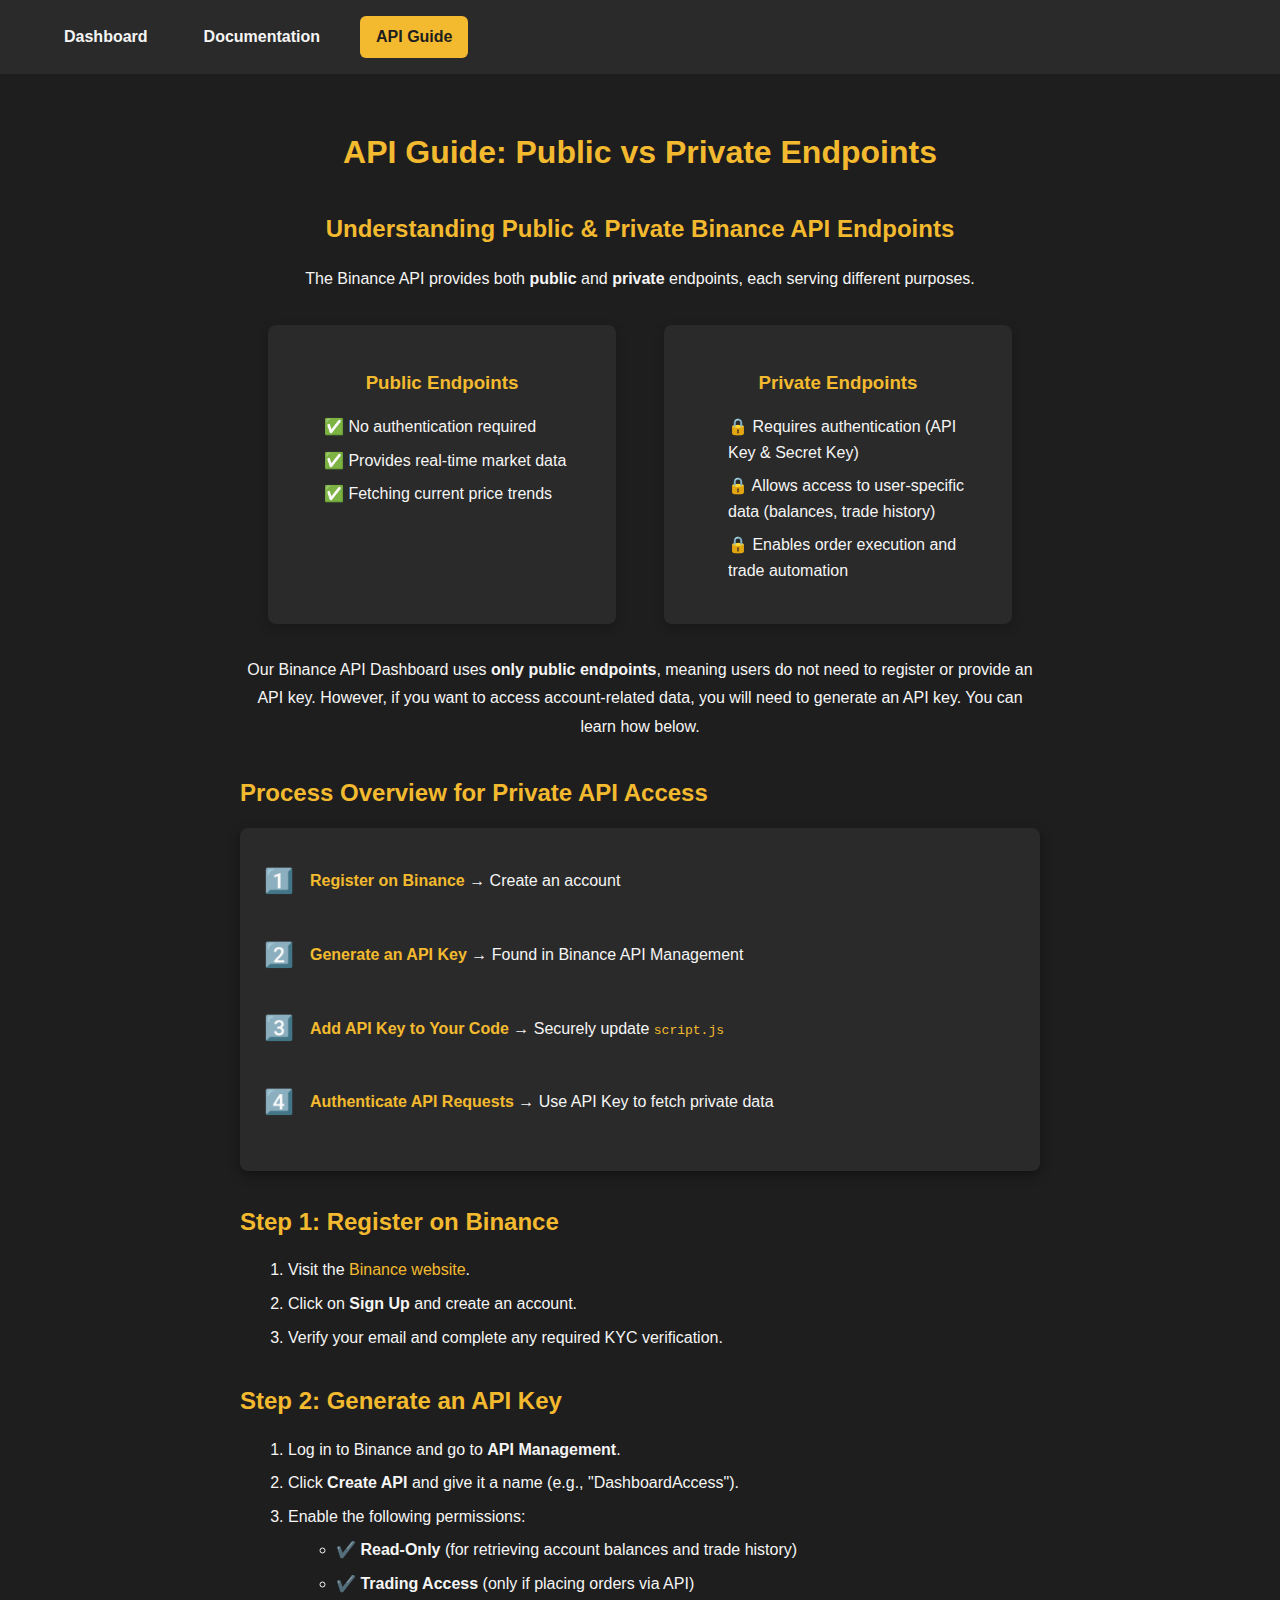
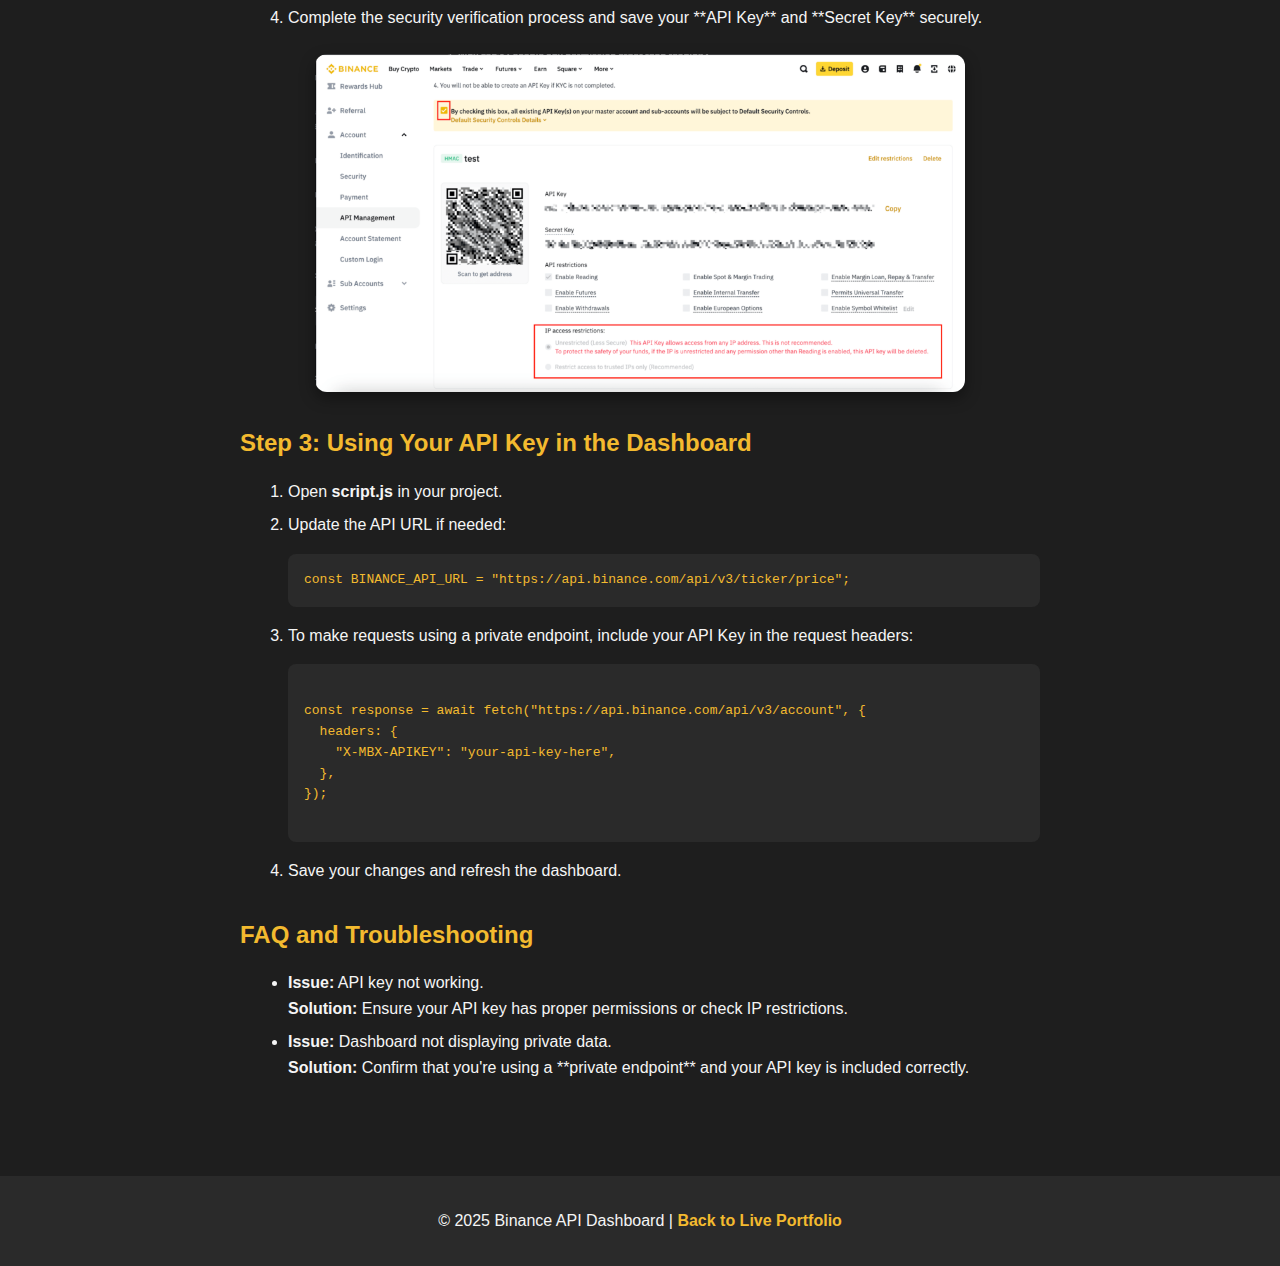
<file: api-guide.html>
<!DOCTYPE html>
<html lang="en">
<head>
  <meta charset="UTF-8">
  <meta name="viewport" content="width=device-width, initial-scale=1.0">
  <title>API Guide - Binance Dashboard</title>
  <link rel="stylesheet" href="documentation.css">
  <style>
    /* Navigation Styles */
    header {
      background-color: #2A2A2A;
      padding: 1rem;
    }

    nav {
      display: flex;
      justify-content: flex-start;
      padding-left: 2rem;
      gap: 2rem;
    }

    nav a {
      color: #F5F5F5;
      text-decoration: none;
      padding: 0.5rem 1rem;
      border-radius: 5px;
      font-size: 1rem;
      font-weight: bold;
      transition: background-color 0.3s ease, color 0.3s ease;
    }

    nav a.active {
      background-color: #F3BA2F;
      color: #1E1E1E;
    }

    nav a:hover {
      background-color: #F3BA2F;
      color: #1E1E1E;
    }

    /* Footer Styles */
    footer {
      text-align: center;
      padding: 1rem;
      background-color: #2A2A2A;
      color: #F5F5F5;
      margin-top: 2rem;
    }

    footer a {
      color: #F3BA2F;
      text-decoration: none;
    }

    footer a:hover {
      text-decoration: underline;
    }

    /* Process Overview Styles */
    .process-overview {
      background-color: #2A2A2A;
      border-radius: 8px;
      padding: 1.5rem;
      margin-bottom: 2rem;
      box-shadow: 0 4px 12px rgba(0, 0, 0, 0.4);
    }

    .process-step {
      display: flex;
      align-items: center;
      margin-bottom: 1rem;
    }

    .step-icon {
      font-size: 1.5rem;
      color: #F3BA2F;
      margin-right: 1rem;
    }

    .step-text {
      color: #F5F5F5;
    }

    .step-text strong {
      color: #F3BA2F;
    }
  </style>
</head>
<body>
  <header>
    <nav>
      <a href="index.html">Dashboard</a>
      <a href="documentation.html">Documentation</a>
      <a href="api-guide.html" class="active">API Guide</a>
    </nav>
  </header>

  <main> 
    <h1>API Guide: Public vs Private Endpoints</h1>

  <section>
 <h2 style="color: #F3BA2F; text-align: center;">Understanding Public & Private Binance API Endpoints</h2>
  <p style="text-align: center; line-height: 1.8; max-width: 800px; margin: 0 auto;">
    The Binance API provides both <strong>public</strong> and <strong>private</strong> endpoints, each serving different purposes.
  </p>
  <div style="display: flex; justify-content: center; gap: 3rem; flex-wrap: wrap; margin-top: 2rem;">
    <div style="background-color: #2A2A2A; border-radius: 8px; padding: 1.5rem; width: 300px; box-shadow: 0 4px 12px rgba(0, 0, 0, 0.2);">
      <h3 style="color: #F3BA2F; text-align: center; margin-bottom: 1rem;">Public Endpoints</h3>
      <ul style="list-style: none; padding: 0; color: #F5F5F5;">
        <li style="margin-bottom: 0.5rem;">✅ No authentication required</li>
        <li style="margin-bottom: 0.5rem;">✅ Provides real-time market data</li>
        <li>✅ Fetching current price trends </li>
      </ul>
    </div>
<div style="background-color: #2A2A2A; border-radius: 8px; padding: 1.5rem; width: 300px; box-shadow: 0 4px 12px rgba(0, 0, 0, 0.2); text-align: left;">
  <h3 style="color: #F3BA2F; text-align: center; margin-bottom: 1rem;">Private Endpoints</h3>
  <ul style="list-style: none; padding: 0; color: #F5F5F5;">
    <li style="margin-bottom: 0.5rem; padding-left: 0.5rem;">🔒 Requires authentication        (API Key & Secret Key)</li>
     <li style="margin-bottom: 0.5rem; padding-left: 0.5rem;">🔒 Allows access to user-specific data (balances, trade history)</li>
    <li style="padding-left: 0.5rem;">🔒 Enables order execution and trade automation</li>
  </ul>
</div>
  
</div>
    
  </div>
  <p style="text-align: center; line-height: 1.8; max-width: 800px; margin: 2rem auto;">
    Our Binance API Dashboard uses <strong>only public endpoints</strong>, meaning users do not need to register or provide an API key. However, if you want to access account-related data, you will need to generate an API key. You can learn how below.
  </p>
</section>

    <section>
      <h2>Process Overview for Private API Access</h2>
      <div class="process-overview">
        <div class="process-step">
          <span class="step-icon">1️⃣</span>
          <p class="step-text"><strong>Register on Binance</strong> → Create an account</p>
        </div>
        <div class="process-step">
          <span class="step-icon">2️⃣</span>
          <p class="step-text"><strong>Generate an API Key</strong> → Found in Binance API Management</p>
          </div>
        <div class="process-step">
          <span class="step-icon">3️⃣</span>
          <p class="step-text"><strong>Add API Key to Your Code</strong> → Securely update <code>script.js</code></p>
        </div>
        <div class="process-step">
          <span class="step-icon">4️⃣</span>
          <p class="step-text"><strong>Authenticate API Requests</strong> → Use API Key to fetch private data</p>
        </div>
      </div>
    </section>

    <section>
      <h2>Step 1: Register on Binance</h2>
      <ol>
        <li>Visit the <a href="https://www.binance.com" target="_blank">Binance website</a>.</li>
        <li>Click on <strong>Sign Up</strong> and create an account.</li>
        <li>Verify your email and complete any required KYC verification.</li>
      </ol>
    </section>

    <section>
      <h2>Step 2: Generate an API Key</h2>
      <ol>
        <li>Log in to Binance and go to <strong>API Management</strong>.</li>
        <li>Click <strong>Create API</strong> and give it a name (e.g., "DashboardAccess").</li>
        <li>Enable the following permissions:</li>
        <ul>
          <li>✔️ <strong>Read-Only</strong> (for retrieving account balances and trade history)</li>
          <li>✔️ <strong>Trading Access</strong> (only if placing orders via API)</li>
        </ul>
        <li>Complete the security verification process and save your **API Key** and **Secret Key** securely.</li>
      </ol>
       <img src="images/API-Key_WEB.png" alt="Binance API Key Generation" class="documentation-image">    
    </section>

    <section>
      <h2>Step 3: Using Your API Key in the Dashboard</h2>
      <ol>
        <li>Open <strong>script.js</strong> in your project.</li>
        <li>Update the API URL if needed:</li>
        <pre><code>const BINANCE_API_URL = "https://api.binance.com/api/v3/ticker/price";</code></pre>
        <li>To make requests using a private endpoint, include your API Key in the request headers:</li>
        <pre><code>
const response = await fetch("https://api.binance.com/api/v3/account", {
  headers: {
    "X-MBX-APIKEY": "your-api-key-here",
  },
});
        </code></pre>
        <li>Save your changes and refresh the dashboard.</li>
      </ol>
    </section>

    <section>
      <h2>FAQ and Troubleshooting</h2>
      <ul>
        <li>
          <strong>Issue:</strong> API key not working.<br>
          <strong>Solution:</strong> Ensure your API key has proper permissions or check IP restrictions.
        </li>
        <li>
          <strong>Issue:</strong> Dashboard not displaying private data.<br>
          <strong>Solution:</strong> Confirm that you're using a **private endpoint** and your API key is included correctly.
        </li>
      </ul>
    </section>
  </main>

  <footer>
    <p>&copy; 2025 Binance API Dashboard |  
    <a href="https://gfiorino.github.io/Technical-Writing-Portfolio/" style="color: #F3BA2F; text-decoration: none; font-weight: bold;">
        Back to Live Portfolio
    </a>
    </p>
  </footer>
</body>
</html>
</file>
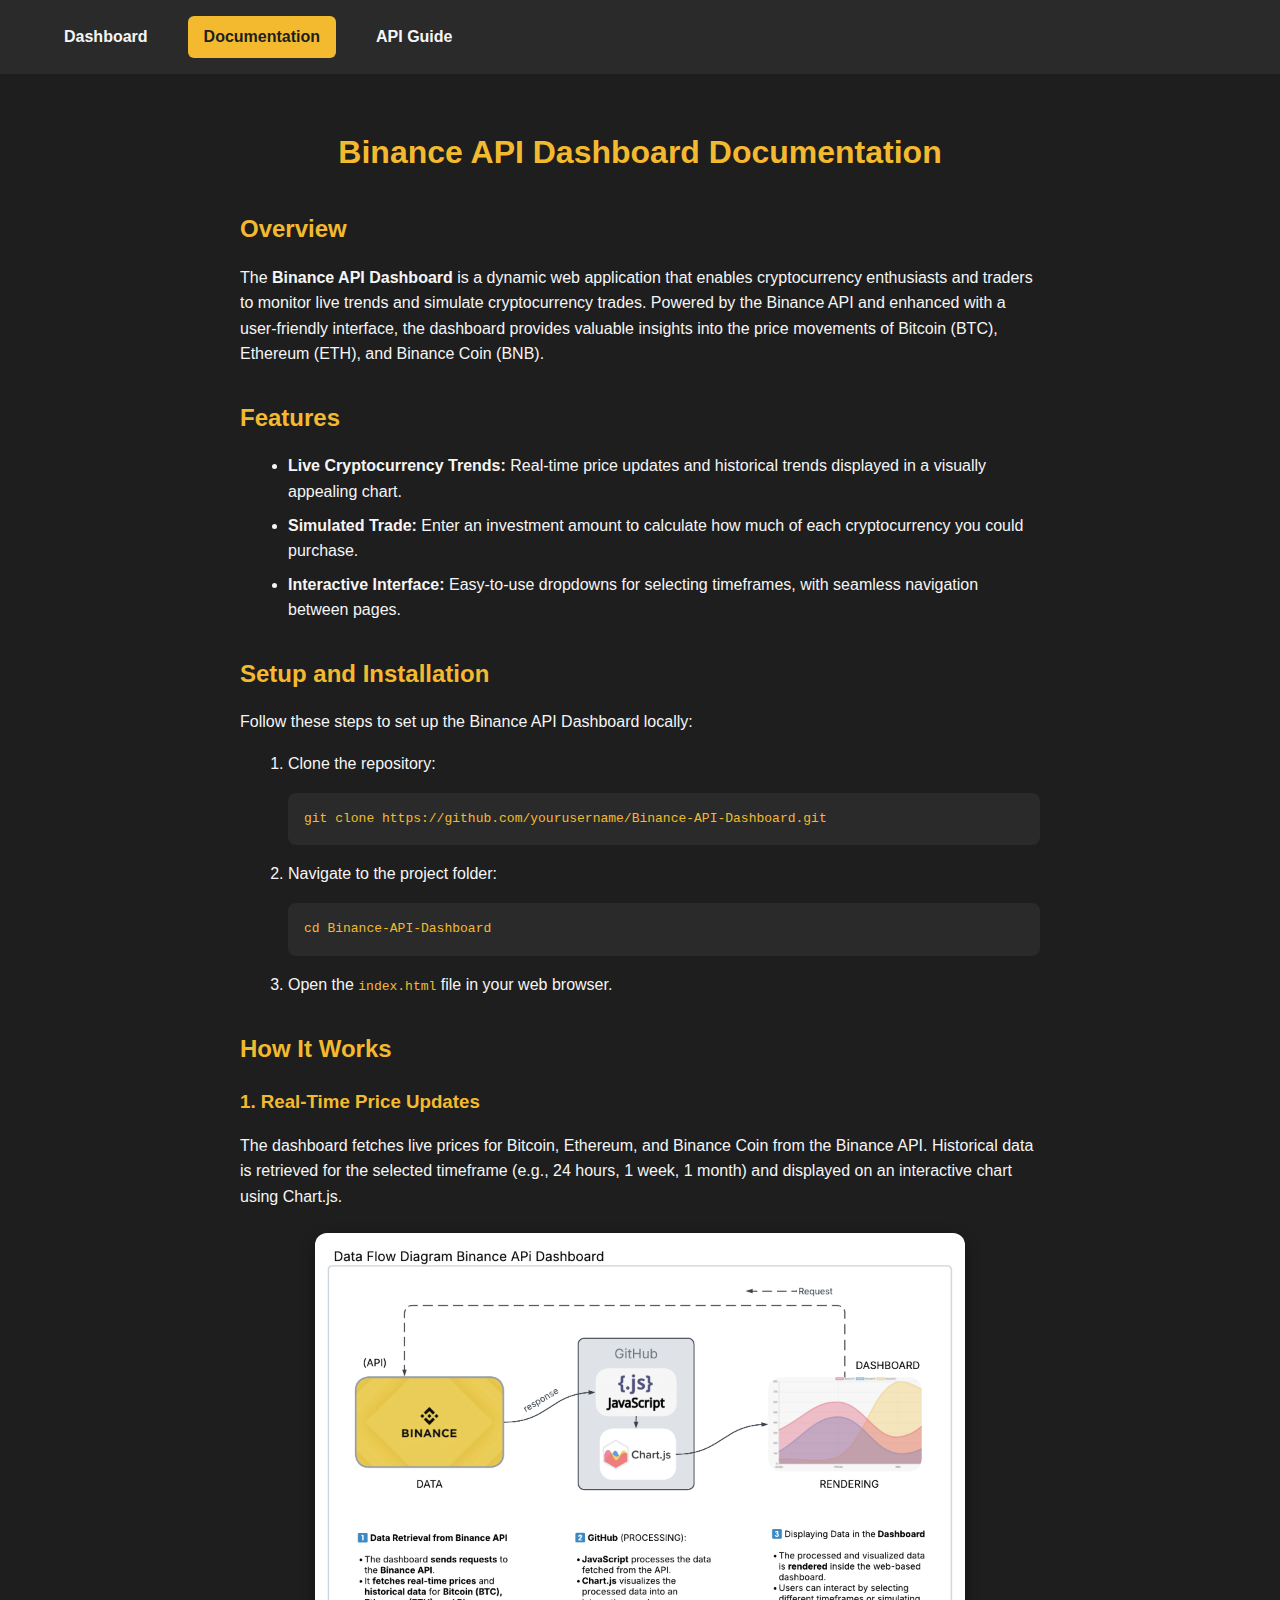
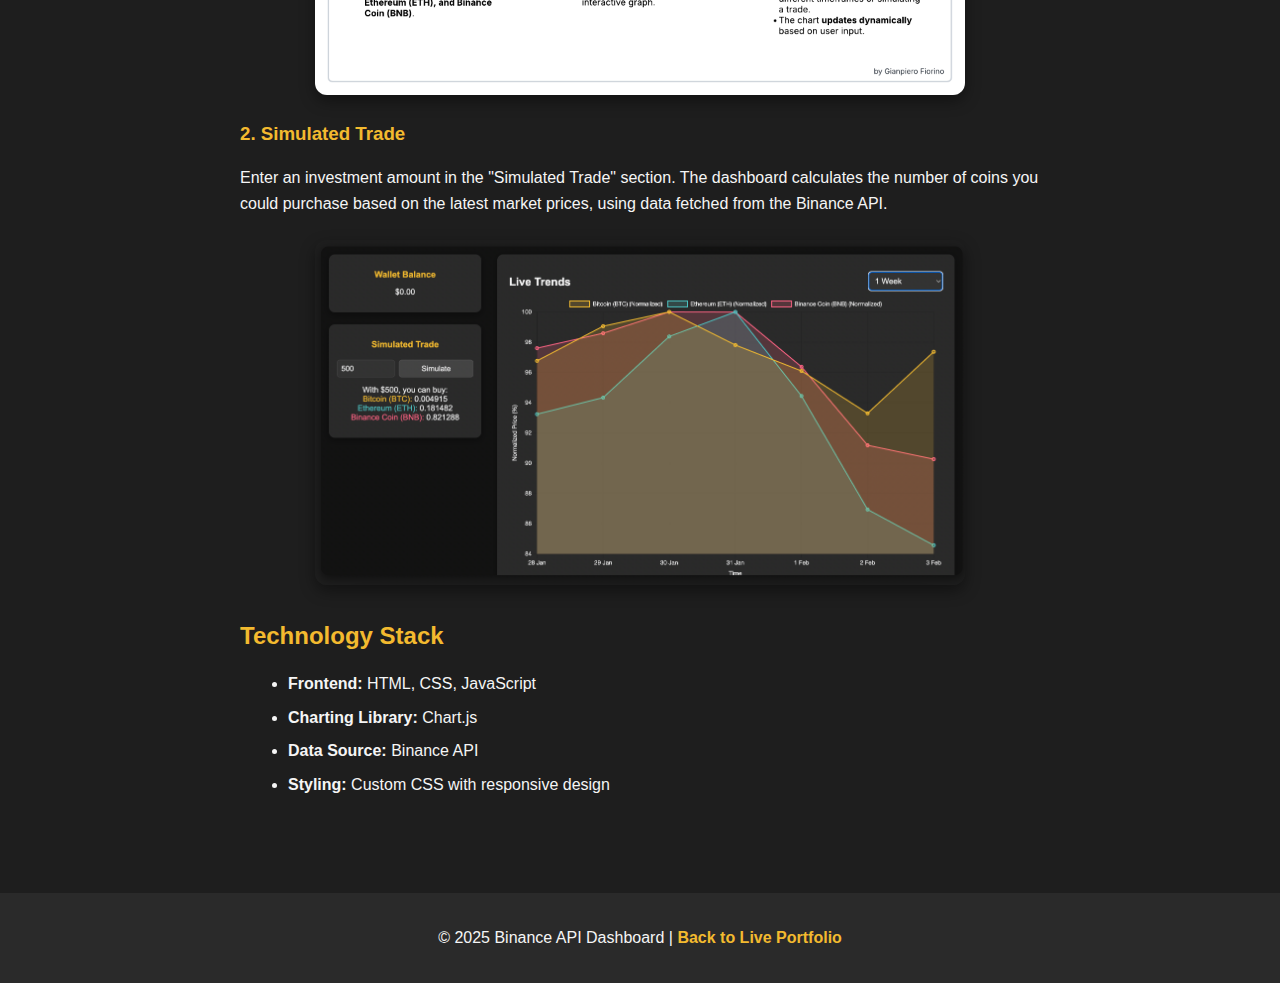
<file: documentation.html>
<!DOCTYPE html>
<html lang="en">
<head>
  <meta charset="UTF-8">
  <meta name="viewport" content="width=device-width, initial-scale=1.0">
  <title>Binance API Dashboard Documentation</title>
  <link rel="stylesheet" href="documentation.css">
  <style>
    /* Navigation Styles */
    header {
      background-color: #2A2A2A;
      padding: 1rem;
    }

    nav {
      display: flex;
      justify-content: flex-start;
      padding-left: 2rem;
      gap: 2rem;
    }

    nav a {
      color: #F5F5F5;
      text-decoration: none;
      padding: 0.5rem 1rem;
      border-radius: 5px;
      font-size: 1rem;
      font-weight: bold;
      transition: background-color 0.3s ease, color 0.3s ease;
    }

    nav a.active {
      background-color: #F3BA2F;
      color: #1E1E1E;
    }

    nav a:hover {
      background-color: #F3BA2F;
      color: #1E1E1E;
    }

    /* Image Styling - Ensure Same Size */
    .documentation-image {
      display: block;
      margin: 1.5rem auto;
      max-width: 85%;
      width: 650px; /* Fixed width for consistency */
      height: auto;
      border-radius: 12px;
      box-shadow: 0 6px 15px rgba(0, 0, 0, 0.4);
    }

    /* Footer Styles */
    footer {
      text-align: center;
      padding: 1rem;
      background-color: #2A2A2A;
      color: #F5F5F5;
      margin-top: 2rem;
    }

    footer a {
      color: #F3BA2F;
      text-decoration: none;
    }

    footer a:hover {
      text-decoration: underline;
    }
  </style>
</head>
<body>
  <header>
    <nav>
      <a href="index.html">Dashboard</a>
      <a href="documentation.html" class="active">Documentation</a>
      <a href="api-guide.html">API Guide</a>
    </nav>
  </header>

  <main>
    <h1>Binance API Dashboard Documentation</h1>

    <section>
      <h2>Overview</h2>
      <p>
        The <strong>Binance API Dashboard</strong> is a dynamic web application that enables cryptocurrency enthusiasts and traders to monitor live trends and simulate cryptocurrency trades. Powered by the Binance API and enhanced with a user-friendly interface, the dashboard provides valuable insights into the price movements of Bitcoin (BTC), Ethereum (ETH), and Binance Coin (BNB).
      </p>
    </section>

    <section>
      <h2>Features</h2>
      <ul>
        <li><strong>Live Cryptocurrency Trends:</strong> Real-time price updates and historical trends displayed in a visually appealing chart.</li>
        <li><strong>Simulated Trade:</strong> Enter an investment amount to calculate how much of each cryptocurrency you could purchase.</li>
        <li><strong>Interactive Interface:</strong> Easy-to-use dropdowns for selecting timeframes, with seamless navigation between pages.</li>
      </ul>
    </section>

    <section>
      <h2>Setup and Installation</h2>
      <p>Follow these steps to set up the Binance API Dashboard locally:</p>
      <ol>
        <li>Clone the repository:
          <pre><code>git clone https://github.com/yourusername/Binance-API-Dashboard.git</code></pre>
        </li>
        <li>Navigate to the project folder:
          <pre><code>cd Binance-API-Dashboard</code></pre>
        </li>
        <li>Open the <code>index.html</code> file in your web browser.</li>
      </ol>
    </section>

    <section>
      <h2>How It Works</h2>
      <h3>1. Real-Time Price Updates</h3>
      <p>
        The dashboard fetches live prices for Bitcoin, Ethereum, and Binance Coin from the Binance API. Historical data is retrieved for the selected timeframe (e.g., 24 hours, 1 week, 1 month) and displayed on an interactive chart using Chart.js.
      </p>
      <img src="images/Binance-GitHub-Graph.png" alt="Data Flow Diagram" class="documentation-image">

      <h3>2. Simulated Trade</h3>
      <p>
        Enter an investment amount in the "Simulated Trade" section. The dashboard calculates the number of coins you could purchase based on the latest market prices, using data fetched from the Binance API.
      </p>
   <img src="images/Dashboard.png" alt="Simulate Buy Currency" class="documentation-image dashboard-image">
    </section>

    <section>
      <h2>Technology Stack</h2>
      <ul>
        <li><strong>Frontend:</strong> HTML, CSS, JavaScript</li>
        <li><strong>Charting Library:</strong> Chart.js</li>
        <li><strong>Data Source:</strong> Binance API</li>
        <li><strong>Styling:</strong> Custom CSS with responsive design</li>
      </ul>
    </section>
  </main>

 <footer>
    <p>&copy; 2025 Binance API Dashboard | 
    <a href="https://gfiorino.github.io/Technical-Writing-Portfolio/" style="color: #F3BA2F; text-decoration: none; font-weight: bold;">
        Back to Live Portfolio
    </a>
    </p>
</footer>
</body>
</html>
</file>
<file: documentation.css>
/* General Body Styling */
body {
  font-family: 'Roboto', Arial, sans-serif;
  background-color: #1E1E1E;
  color: #F5F5F5;
  margin: 0;
  padding: 0;
  line-height: 1.6;
}

/* Headings */
h1 {
  color: #F3BA2F;
  text-align: center;
  margin-bottom: 2rem;
}

h2 {
  color: #F3BA2F;
  margin-bottom: 1rem;
}

h3 {
  color: #F3BA2F;
  margin-bottom: 0.5rem;
}

/* Paragraphs */
p {
  margin: 1rem 0;
}

/* Lists */
ul, ol {
  margin-left: 2rem;
  padding-left: 1rem;
}

li {
  margin-bottom: 0.5rem;
}

/* Preformatted Code Blocks */
pre {
  background-color: #2A2A2A;
  padding: 1rem;
  border-radius: 8px;
  color: #F5F5F5;
  font-family: monospace;
  overflow-x: auto;
  margin: 1rem 0;
}

code {
  color: #F3BA2F;
  font-family: monospace;
}

/* Images - Consistent Sizing */
.documentation-image {
  display: block;
  margin: 1.5rem auto;
  max-width: 85%;
  width: 650px; /* Fixed width for consistency */
  height: auto;
  border-radius: 12px;
  box-shadow: 0 6px 15px rgba(0, 0, 0, 0.4);
}

/* Specific Style for Dashboard Image */
.dashboard-image {
  max-width: 90%; /* Slightly larger than default */
  width: 700px; /* Making it larger */
  height: auto; /* Maintain aspect ratio */
  border-radius: 12px;
  box-shadow: 0 6px 15px rgba(0, 0, 0, 0.4);
}

/* Links */
a {
  color: #F3BA2F;
  text-decoration: none;
}

a:hover {
  text-decoration: underline;
}

/* Main Layout */
main {
  padding: 2rem;
  max-width: 800px;
  margin: 0 auto;
}

/* Header Navigation */
header {
  background-color: #2A2A2A;
  padding: 1rem;
}

header nav {
  display: flex;
  justify-content: flex-start; /* Aligns navigation to the left */
  gap: 1.5rem;
  padding-left: 2rem;
}

header nav a {
  color: #F5F5F5;
  text-decoration: none;
  font-size: 1rem;
  font-weight: bold;
  padding: 0.5rem 1rem;
  border-radius: 6px;
  transition: background-color 0.3s ease, color 0.3s ease;
}

header nav a.active {
  background-color: #F3BA2F;
  color: #1E1E1E;
}

header nav a:hover {
  background-color: #F3BA2F;
  color: #1E1E1E;
}

/* Section Styling */
section {
  margin-bottom: 2rem;
}

/* Footer Styling */
footer {
  background-color: #2A2A2A;
  padding: 1rem;
  text-align: center;
  margin-top: 2rem;
}

footer p {
  color: #F5F5F5;
}

footer a {
  color: #F3BA2F;
  text-decoration: none;
}

footer a:hover {
  text-decoration: underline;
}

/* Responsive Design */
@media (max-width: 768px) {
  main {
    padding: 1rem;
  }

  header nav {
    flex-direction: column;
    gap: 1rem;
    padding-left: 0;
    align-items: center; /* Center navigation on small screens */
  }

  img {
    max-width: 100%;
    width: auto; /* Ensure it scales properly on smaller screens */
  }

  .dashboard-image {
    width: 110%; /* Slightly bigger */
    max-width: 700px; /* Prevents excessive stretching */
  }
}
</file>
